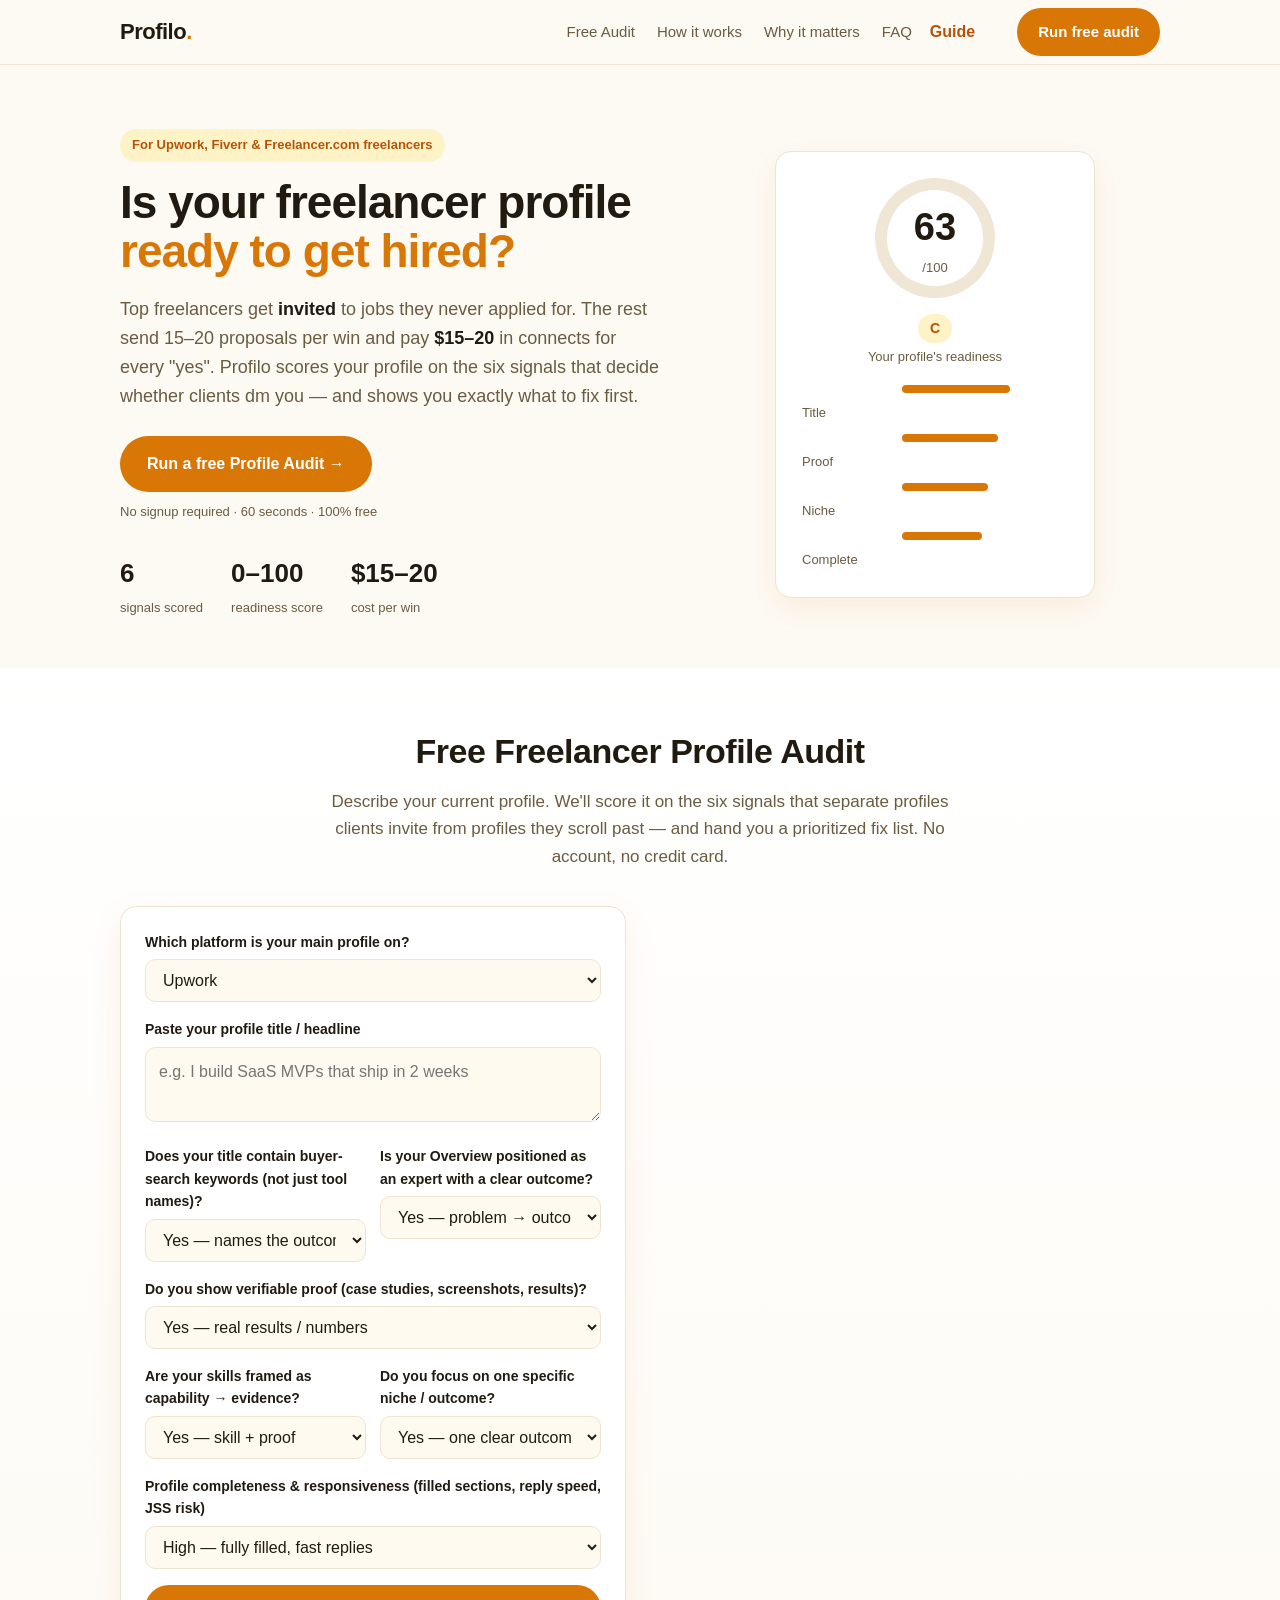
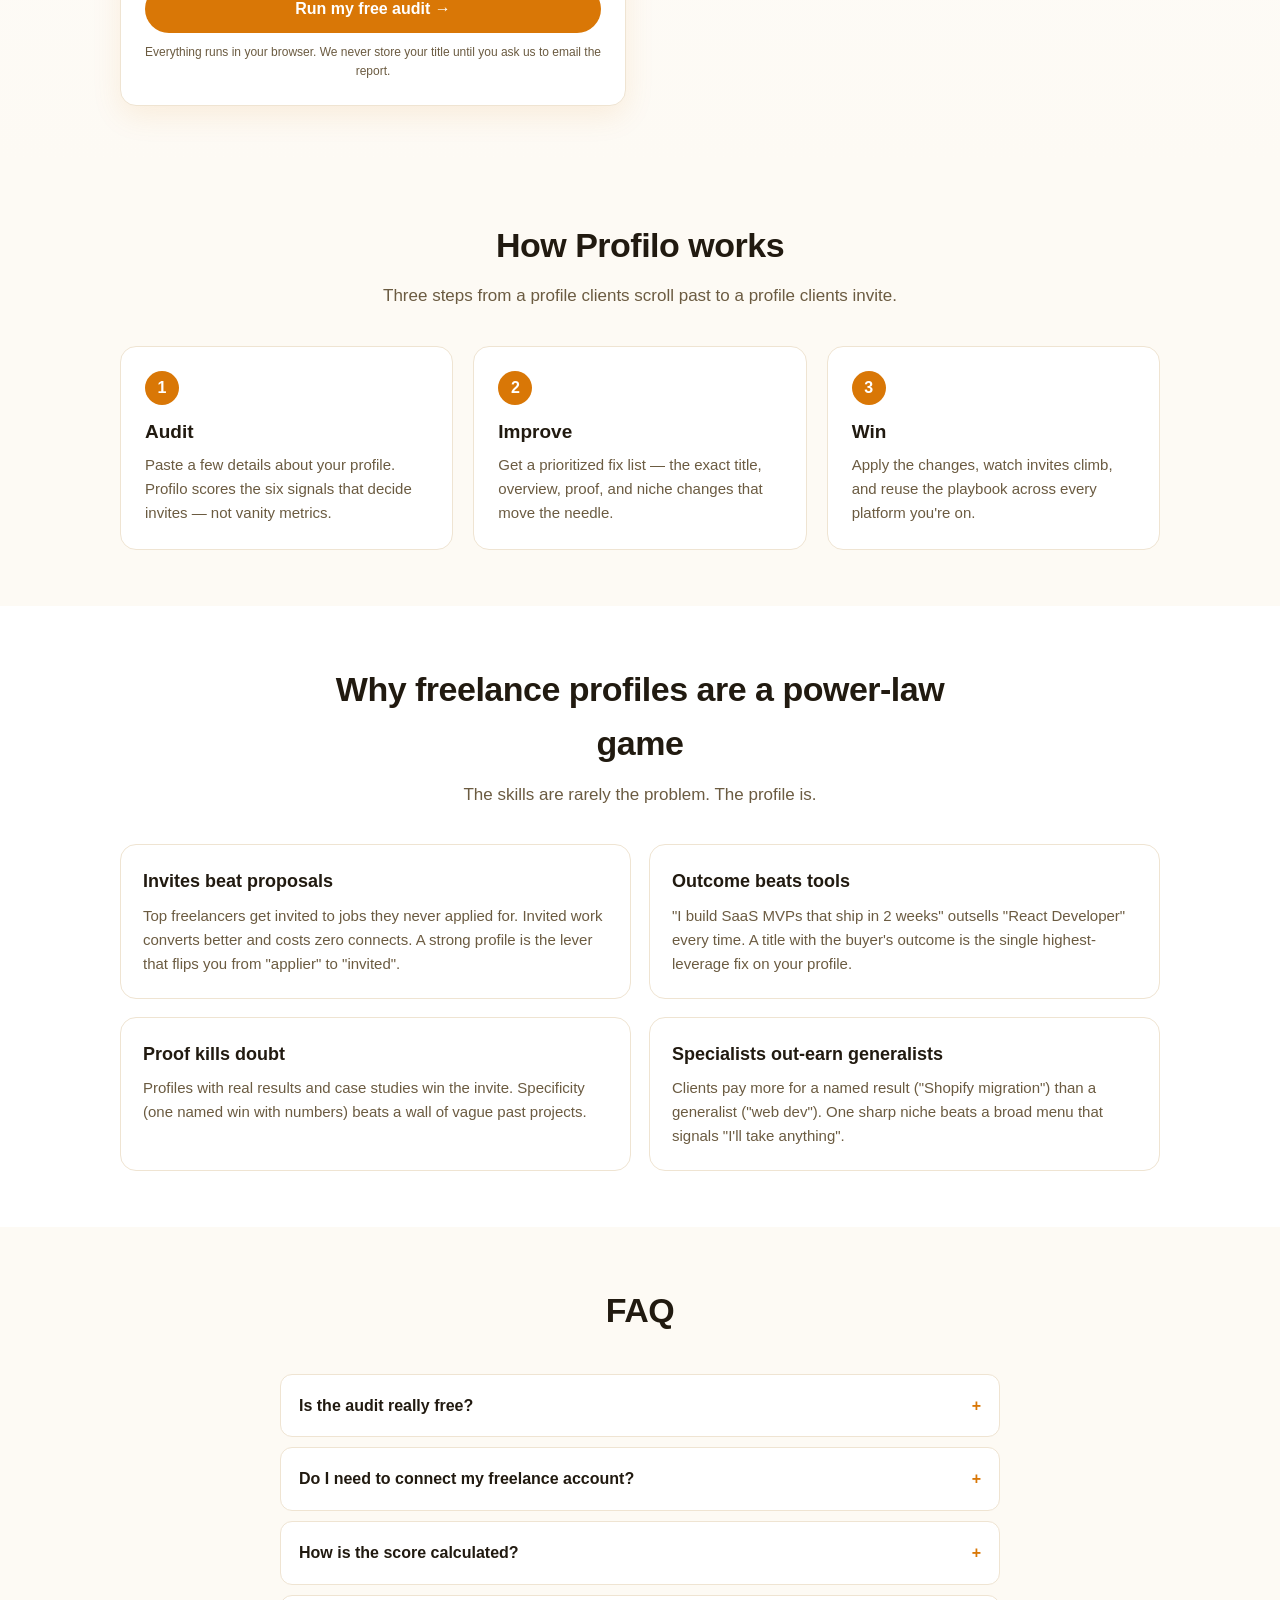
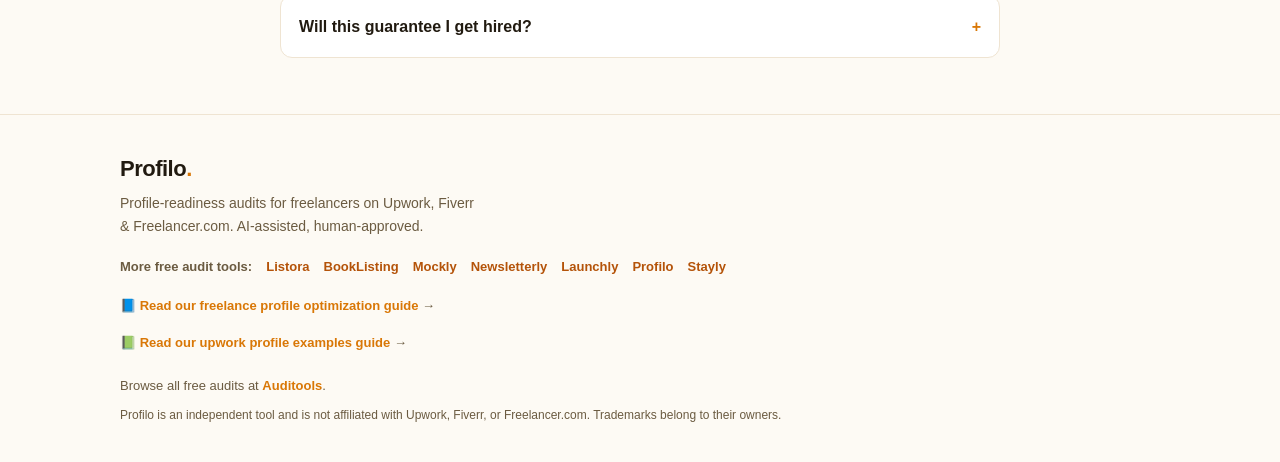
<file: index.html>
<!DOCTYPE html>
<html lang="en">
<head>
  <meta charset="UTF-8" />
  <meta name="viewport" content="width=device-width, initial-scale=1.0" />
  <title>Profilo — Is your freelancer profile ready to get hired? (free profile-readiness audit)</title>
  <meta name="description" content="Profilo scores your Upwork, Fiverr or Freelancer.com profile like a top-rated client would — title & keywords, positioning, portfolio proof, skills, niche focus, and completeness. Free 0–100 audit, no signup. Find out why you're not getting invites." />
  <link rel="canonical" href="https://Viyozc.github.io/profilo-ai/" />
  <meta property="og:type" content="website" />
  <meta property="og:title" content="Profilo — Is your freelancer profile ready to get hired? (free profile-readiness audit)" />
  <meta property="og:description" content="Profilo scores your freelance profile on the six signals that decide invites and wins. Free 0–100 audit, no signup." />
  <meta property="og:url" content="https://Viyozc.github.io/profilo-ai/" />
  <meta property="og:image" content="https://Viyozc.github.io/profilo-ai/assets/og-image.png" />
  <meta property="og:image:width" content="1200" />
  <meta property="og:image:height" content="630" />
  <meta property="og:image:alt" content="Profilo — Is your freelancer profile ready to get hired?" />
  <meta name="twitter:image" content="https://Viyozc.github.io/profilo-ai/assets/og-image.png" />
  <meta name="twitter:image:alt" content="Profilo — Is your freelancer profile ready to get hired?" />
  <meta name="twitter:card" content="summary_large_image" />
  <meta name="twitter:title" content="Profilo — Is your freelancer profile ready to get hired? (free profile-readiness audit)" />
  <meta name="twitter:description" content="Profilo scores your freelance profile on the six signals that decide invites and wins. Free 0–100 audit, no signup." />

  <link rel="stylesheet" href="assets/style.css" />

  <script type="application/ld+json">
  {"@context":"https://schema.org","@type":"SoftwareApplication","name":"Profilo","url":"https://Viyozc.github.io/profilo-ai/","applicationCategory":"BusinessApplication","operatingSystem":"Web","offers":{"@type":"Offer","price":"0","priceCurrency":"USD"},"screenshot":"https://Viyozc.github.io/profilo-ai/assets/og-image.png"}
  </script>

  <script type="application/ld+json">
  {"@context": "https://schema.org", "@type": "FAQPage", "mainEntity": [{"@type": "Question", "name": "Is the audit really free?", "acceptedAnswer": {"@type": "Answer", "text": "Yes. The on-page audit runs entirely in your browser and costs nothing. No account needed."}}, {"@type": "Question", "name": "Do I need to connect my freelance account?", "acceptedAnswer": {"@type": "Answer", "text": "No. You describe your setup with a few clicks and paste your title. Profilo scores the strategy, not your private client data — so it works before you've optimized anything."}}, {"@type": "Question", "name": "How is the score calculated?", "acceptedAnswer": {"@type": "Answer", "text": "We weight title & keywords, positioning / overview, portfolio proof, skills framing, niche focus, and profile completeness & responsiveness — the signals that decide whether a stranger invites you or scrolls past."}}, {"@type": "Question", "name": "Will this guarantee I get hired?", "acceptedAnswer": {"@type": "Answer", "text": "No tool can. But most of the gap between a profile that sits and one that gets invited is operational — title, overview, proof, niche. Profilo shows you exactly where your gaps are."}}]}
  </script>
</head>
<body>
  <!-- ===== Nav ===== -->
  <header class="nav">
    <div class="container nav-inner">
      <a class="brand" href="#top">Profilo<span class="brand-dot">.</span></a>
      <nav class="nav-links">
        <a href="#audit">Free Audit</a>
        <a href="#how">How it works</a>
        <a href="#why">Why it matters</a>
        <a href="#faq">FAQ</a>
      </nav>
      <a href="./blog/" style="color:var(--brand-dk);font-weight:600;margin-right:16px;align-self:center;">Guide</a>
      <a class="btn btn-primary nav-cta" href="#audit">Run free audit</a>
    </div>
  </header>

  <!-- ===== Hero ===== -->
  <section class="hero" id="top">
    <div class="container hero-inner">
      <div class="hero-copy">
        <span class="badge">For Upwork, Fiverr &amp; Freelancer.com freelancers</span>
        <h1>Is your freelancer profile <span class="hl">ready to get hired?</span></h1>
        <p class="lede">
          Top freelancers get <strong>invited</strong> to jobs they never applied for. The rest send 15–20 proposals
          per win and pay <strong>$15–20</strong> in connects for every "yes". Profilo scores your profile on the
          six signals that decide whether clients dm you — and shows you exactly what to fix first.
        </p>
        <div class="hero-actions">
          <a class="btn btn-primary btn-lg" href="#audit">Run a free Profile Audit →</a>
          <span class="hero-note">No signup required · 60 seconds · 100% free</span>
        </div>
        <div class="hero-stats">
          <div><strong>6</strong><span>signals scored</span></div>
          <div><strong>0–100</strong><span>readiness score</span></div>
          <div><strong>$15–20</strong><span>cost per win</span></div>
        </div>
      </div>
      <div class="hero-visual" aria-hidden="true">
        <div class="score-card">
          <div class="score-ring"><span class="score-num" id="heroScore">—</span><span class="score-grad">/100</span></div>
          <div class="score-meta">
            <span class="grade" id="heroGrade">Grade</span>
            <span class="score-sub">Your profile's readiness</span>
          </div>
          <div class="mini-bars">
            <div class="mbar"><i style="width:65%"></i><span>Title</span></div>
            <div class="mbar"><i style="width:58%"></i><span>Proof</span></div>
            <div class="mbar"><i style="width:52%"></i><span>Niche</span></div>
            <div class="mbar"><i style="width:48%"></i><span>Complete</span></div>
          </div>
        </div>
      </div>
    </div>
  </section>

  <!-- ===== Audit Tool ===== -->
  <section class="audit" id="audit">
    <div class="container">
      <div class="section-head">
        <h2>Free Freelancer Profile Audit</h2>
        <p>Describe your current profile. We'll score it on the six signals that separate profiles clients invite from profiles they scroll past — and hand you a prioritized fix list. No account, no credit card.</p>
      </div>

      <div class="audit-grid">
        <!-- Input -->
        <form class="audit-form" id="auditForm" novalidate>
          <label class="field">
            <span>Which platform is your main profile on?</span>
            <select id="fPlatform">
              <option value="upwork">Upwork</option>
              <option value="fiverr">Fiverr</option>
              <option value="freelancer">Freelancer.com</option>
              <option value="toptal">Toptal</option>
              <option value="other">Other / multiple</option>
            </select>
          </label>

          <label class="field">
            <span>Paste your profile title / headline</span>
            <textarea id="fTitle" rows="2" placeholder="e.g. I build SaaS MVPs that ship in 2 weeks"></textarea>
          </label>

          <div class="field-row">
            <label class="field">
              <span>Does your title contain buyer-search keywords (not just tool names)?</span>
              <select id="fKeyword">
                <option value="yes">Yes — names the outcome buyers search</option>
                <option value="partial">Sort of / mixed</option>
                <option value="no">No — just lists tools/skills</option>
              </select>
            </label>
            <label class="field">
              <span>Is your Overview positioned as an expert with a clear outcome?</span>
              <select id="fPositioning">
                <option value="yes">Yes — problem → outcome led</option>
                <option value="partial">Mixed</option>
                <option value="no">No — reads like a bio / tool list</option>
              </select>
            </label>
          </div>

          <label class="field">
            <span>Do you show verifiable proof (case studies, screenshots, results)?</span>
            <select id="fProof">
              <option value="strong">Yes — real results / numbers</option>
              <option value="some">A little</option>
              <option value="none">None yet</option>
            </select>
          </label>

          <div class="field-row">
            <label class="field">
              <span>Are your skills framed as capability → evidence?</span>
              <select id="fSkills">
                <option value="yes">Yes — skill + proof</option>
                <option value="partial">Mixed</option>
                <option value="no">No — bare tool list</option>
              </select>
            </label>
            <label class="field">
              <span>Do you focus on one specific niche / outcome?</span>
              <select id="fNiche">
                <option value="yes">Yes — one clear outcome</option>
                <option value="partial">Loosely</option>
                <option value="no">No — "I do everything"</option>
              </select>
            </label>
          </div>

          <label class="field">
            <span>Profile completeness &amp; responsiveness (filled sections, reply speed, JSS risk)</span>
            <select id="fComplete">
              <option value="high">High — fully filled, fast replies</option>
              <option value="mid">Mid — some gaps</option>
              <option value="low">Low — incomplete / slow</option>
            </select>
          </label>

          <button type="submit" class="btn btn-primary btn-lg btn-block">Run my free audit →</button>
          <p class="form-fine">Everything runs in your browser. We never store your title until you ask us to email the report.</p>
        </form>

        <!-- Result -->
        <div class="audit-result" id="auditResult" hidden>
          <div class="result-top">
            <div class="score-ring lg">
              <span class="score-num" id="resScore">0</span>
              <span class="score-grad">/100</span>
            </div>
            <div>
              <span class="grade big" id="resGrade">—</span>
              <p class="result-sub" id="resSummary">—</p>
            </div>
          </div>

          <div class="bars" id="resBars"></div>

          <div class="tips">
            <h3>What to fix first</h3>
            <ul id="resTips"></ul>
          </div>

          <form class="email-capture" id="emailForm" action="https://formspree.io/f/meeyzkdp" method="POST">
            <label for="fEmail">Get the full report + weekly profile-growth tips by email</label>
            <div class="email-row">
              <input type="email" id="fEmail" name="email" placeholder="you@email.com" required />
              <button type="submit" class="btn btn-primary">Email my report</button>
            </div>
            <p class="form-fine" id="emailNote">No spam. Unsubscribe anytime.</p>
          </form>
        </div>
      </div>
    </div>
  </section>

  <!-- ===== How it works ===== -->
  <section class="how" id="how">
    <div class="container">
      <div class="section-head">
        <h2>How Profilo works</h2>
        <p>Three steps from a profile clients scroll past to a profile clients invite.</p>
      </div>
      <div class="steps">
        <div class="step">
          <span class="step-num">1</span>
          <h3>Audit</h3>
          <p>Paste a few details about your profile. Profilo scores the six signals that decide invites — not vanity metrics.</p>
        </div>
        <div class="step">
          <span class="step-num">2</span>
          <h3>Improve</h3>
          <p>Get a prioritized fix list — the exact title, overview, proof, and niche changes that move the needle.</p>
        </div>
        <div class="step">
          <span class="step-num">3</span>
          <h3>Win</h3>
          <p>Apply the changes, watch invites climb, and reuse the playbook across every platform you're on.</p>
        </div>
      </div>
    </div>
  </section>

  <!-- ===== Why ===== -->
  <section class="why" id="why">
    <div class="container">
      <div class="section-head">
        <h2>Why freelance profiles are a power-law game</h2>
        <p>The skills are rarely the problem. The profile is.</p>
      </div>
      <div class="why-grid">
        <div class="why-card">
          <h3>Invites beat proposals</h3>
          <p>Top freelancers get invited to jobs they never applied for. Invited work converts better and costs zero connects. A strong profile is the lever that flips you from "applier" to "invited".</p>
        </div>
        <div class="why-card">
          <h3>Outcome beats tools</h3>
          <p>"I build SaaS MVPs that ship in 2 weeks" outsells "React Developer" every time. A title with the buyer's outcome is the single highest-leverage fix on your profile.</p>
        </div>
        <div class="why-card">
          <h3>Proof kills doubt</h3>
          <p>Profiles with real results and case studies win the invite. Specificity (one named win with numbers) beats a wall of vague past projects.</p>
        </div>
        <div class="why-card">
          <h3>Specialists out-earn generalists</h3>
          <p>Clients pay more for a named result ("Shopify migration") than a generalist ("web dev"). One sharp niche beats a broad menu that signals "I'll take anything".</p>
        </div>
      </div>
    </div>
  </section>

  <!-- ===== FAQ ===== -->
  <section class="faq" id="faq">
    <div class="container">
      <div class="section-head">
        <h2>FAQ</h2>
      </div>
      <div class="faq-list">
        <details>
          <summary>Is the audit really free?</summary>
          <p>Yes. The on-page audit runs entirely in your browser and costs nothing. No account needed.</p>
        </details>
        <details>
          <summary>Do I need to connect my freelance account?</summary>
          <p>No. You describe your setup with a few clicks and paste your title. Profilo scores the strategy, not your private client data — so it works before you've optimized anything.</p>
        </details>
        <details>
          <summary>How is the score calculated?</summary>
          <p>We weight title &amp; keywords, positioning / overview, portfolio proof, skills framing, niche focus, and profile completeness &amp; responsiveness — the signals that decide whether a stranger invites you or scrolls past.</p>
        </details>
        <details>
          <summary>Will this guarantee I get hired?</summary>
          <p>No tool can. But most of the gap between a profile that sits and one that gets invited is operational — title, overview, proof, niche. Profilo shows you exactly where your gaps are.</p>
        </details>
      </div>
    </div>
  </section>

  <!-- ===== Footer ===== -->
  <footer class="footer">
    <div class="container footer-inner">
      <div>
        <a class="brand" href="#top">Profilo<span class="brand-dot">.</span></a>
        <p class="footer-sub">Profile-readiness audits for freelancers on Upwork, Fiverr &amp; Freelancer.com. AI-assisted, human-approved.</p>
      </div>
      <div style="display:flex;flex-wrap:wrap;gap:14px;align-items:center;font-size:13px;margin-top:10px;">
        <span style="color:var(--muted);font-weight:600;">More free audit tools:</span>
        <a href="https://Viyozc.github.io/listora/" style="color:var(--brand-dk);font-weight:600;">Listora</a><a href="https://Viyozc.github.io/booklisting-ai/" style="color:var(--brand-dk);font-weight:600;">BookListing</a><a href="https://Viyozc.github.io/mockly-ai/" style="color:var(--brand-dk);font-weight:600;">Mockly</a><a href="https://Viyozc.github.io/newsletterly-ai/" style="color:var(--brand-dk);font-weight:600;">Newsletterly</a><a href="https://Viyozc.github.io/launchly-ai/" style="color:var(--brand-dk);font-weight:600;">Launchly</a><a href="https://Viyozc.github.io/profilo-ai/" style="color:var(--brand-dk);font-weight:600;">Profilo</a> <a href="https://Viyozc.github.io/stayly-ai/" style="color:var(--brand-dk);font-weight:600;">Stayly</a>
      </div>
            <p style="color:var(--muted);font-size:13px;margin-top:8px;">📘 <a href="./blog/" style="color:var(--brand);font-weight:600;">Read our freelance profile optimization guide</a> →</p>
      <p style="color:var(--muted);font-size:13px;margin-top:6px;">📗 <a href="./blog/upwork-profile-examples/" style="color:var(--brand);font-weight:600;">Read our upwork profile examples guide</a> →</p>
      <p style="color:var(--muted);font-size:13px;margin-top:12px;">Browse all free audits at <a href="https://Viyozc.github.io/auditools/" style="color:var(--brand);font-weight:600;">Auditools</a>.</p>

      <p class="footer-fine">Profilo is an independent tool and is not affiliated with Upwork, Fiverr, or Freelancer.com. Trademarks belong to their owners.</p>
    </div>
  </footer>

  <script src="assets/audit.js"></script>
</body>
</html>
</file>
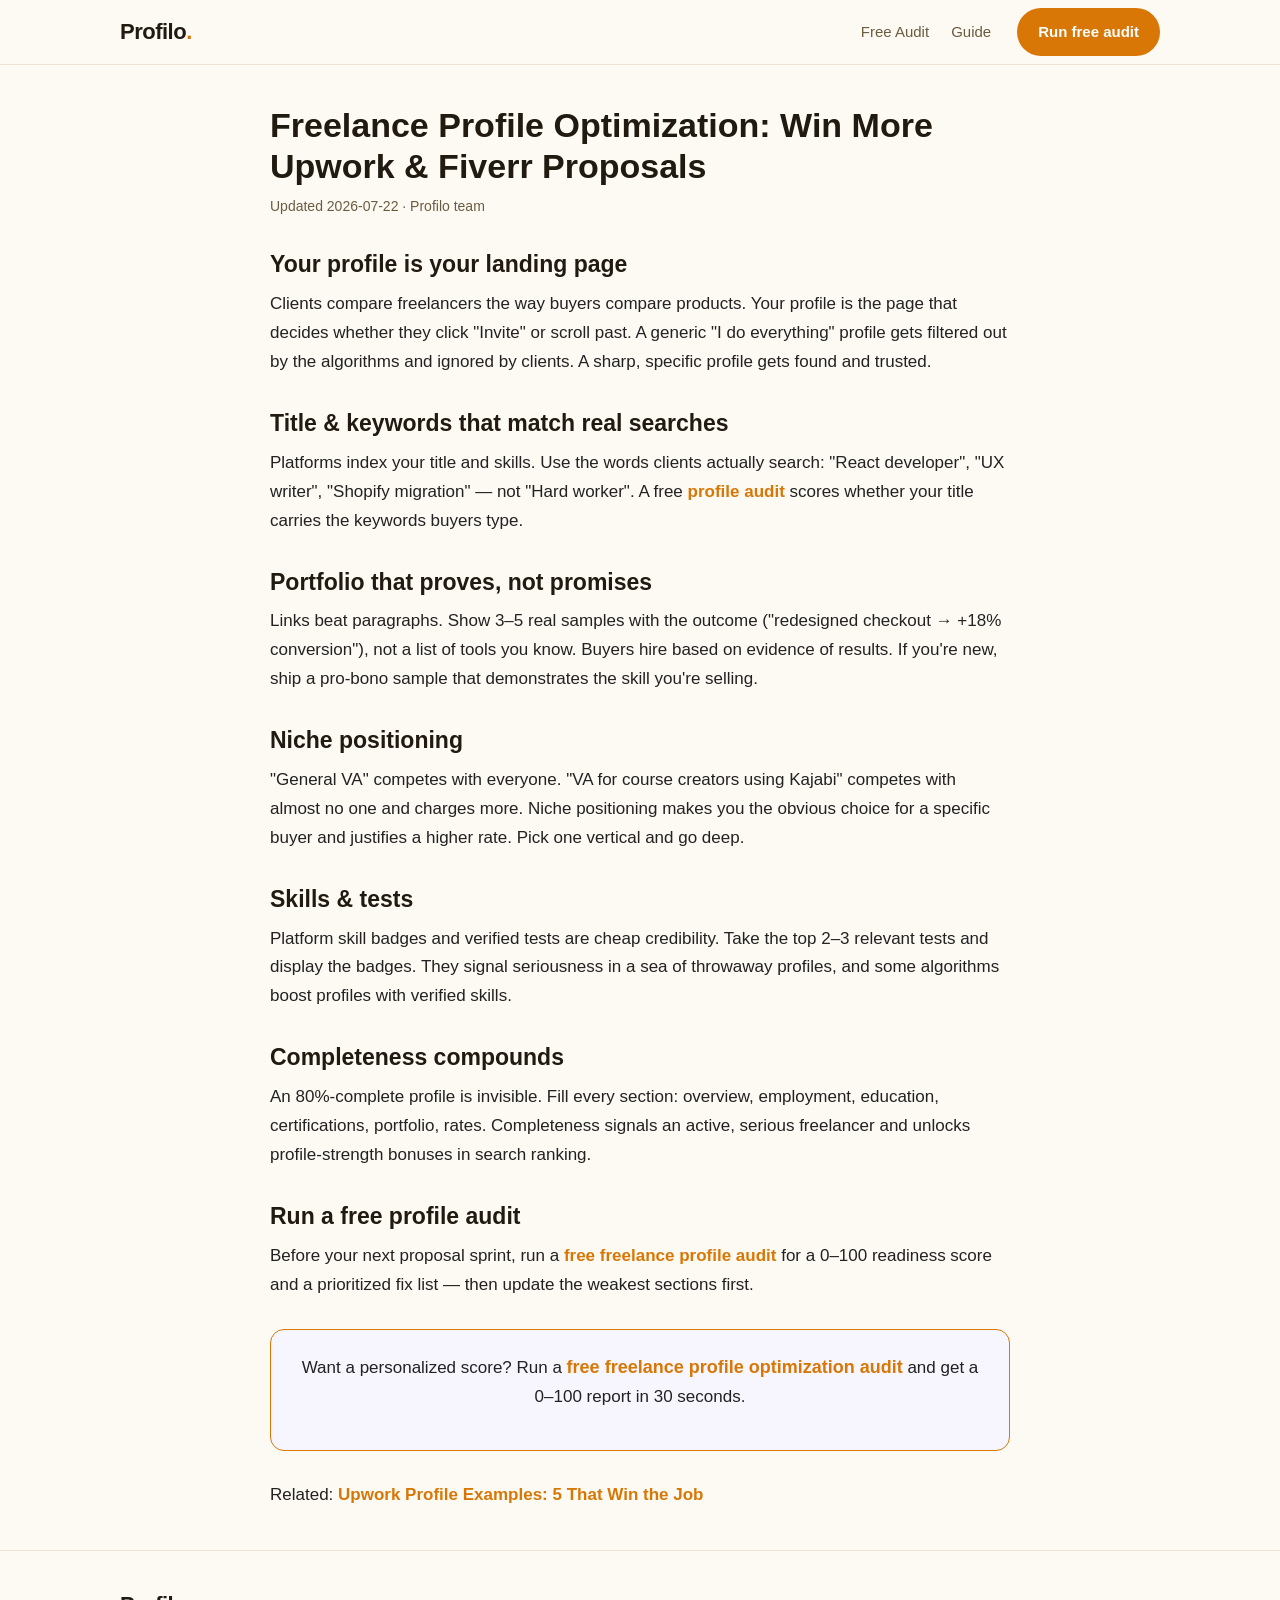
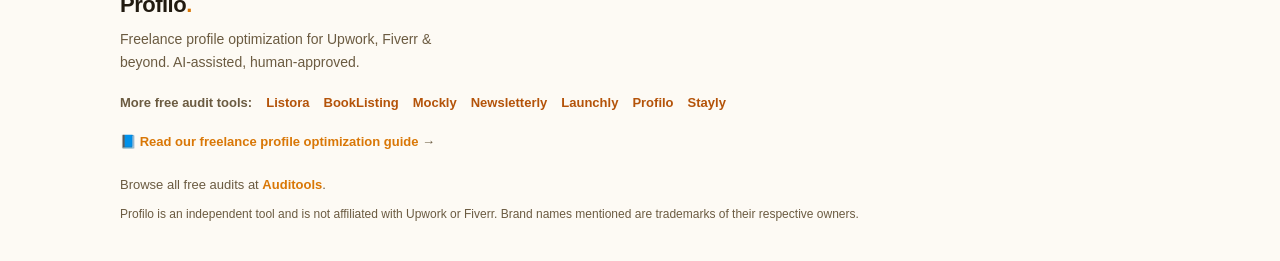
<file: blog/index.html>
<!DOCTYPE html>
<html lang="en">
<head>
  <meta charset="UTF-8" />
  <meta name="viewport" content="width=device-width, initial-scale=1.0" />
  <title>Freelance Profile Optimization: Win More Upwork & Fiverr Proposals</title>
  <meta name="description" content="How to optimize a freelance profile that wins proposals — title keywords, portfolio proof, niche positioning, skills, and completeness that lift your invite rate." />
  <link rel="canonical" href="https://Viyozc.github.io/profilo-ai/blog/" />
  <meta property="og:type" content="article" />
  <meta property="og:title" content="Freelance Profile Optimization: Win More Upwork & Fiverr Proposals" />
  <meta property="og:description" content="How to optimize a freelance profile that wins proposals — title keywords, portfolio proof, niche positioning, skills, and completeness that lift your invite rate." />
  <meta property="og:url" content="https://Viyozc.github.io/profilo-ai/blog/" />
  <meta property="og:image" content="https://Viyozc.github.io/profilo-ai/assets/og-image.png" />
  <meta name="twitter:card" content="summary_large_image" />
  <meta name="twitter:title" content="Freelance Profile Optimization: Win More Upwork & Fiverr Proposals" />
  <meta name="twitter:description" content="How to optimize a freelance profile that wins proposals — title keywords, portfolio proof, niche positioning, skills, and completeness that lift your invite rate." />
  <meta name="twitter:image" content="https://Viyozc.github.io/profilo-ai/assets/og-image.png" />
  <link rel="stylesheet" href="../assets/style.css" />
  <script type="application/ld+json">
  {"@context": "https://schema.org", "@type": "Article", "headline": "Freelance Profile Optimization: Win More Upwork & Fiverr Proposals", "description": "How to optimize a freelance profile that wins proposals \u2014 title keywords, portfolio proof, niche positioning, skills, and completeness that lift your invite rate.", "author": {"@type": "Organization", "name": "Profilo"}, "publisher": {"@type": "Organization", "name": "Profilo"}, "mainEntityOfPage": "https://Viyozc.github.io/profilo-ai/blog/", "datePublished": "2026-07-22"}
  </script>
  <style>
    .article {max-width:780px;margin:40px auto;padding:0 20px;}
    .article h1 {font-size:34px;line-height:1.2;margin:0 0 8px;}
    .article .meta {color:var(--muted);font-size:14px;margin-bottom:26px;}
    .article h2 {font-size:23px;margin:32px 0 10px;line-height:1.3;}
    .article p {font-size:17px;line-height:1.7;color:#222;margin:0 0 16px;}
    .article ul {margin:0 0 16px;padding-left:22px;}
    .article li {font-size:16px;line-height:1.6;margin-bottom:8px;}
    .article a {color:var(--brand);font-weight:600;}
    .article .cta-box {background:#f7f6ff;border:1px solid var(--brand);border-radius:14px;padding:22px;margin:30px 0;text-align:center;}
    .article .cta-box a {font-size:18px;}
  </style>
</head>
<body>
  <header class="nav">
    <div class="container nav-inner">
      <a class="brand" href="../">Profilo<span class="brand-dot">.</span></a>
      <nav class="nav-links">
        <a href="../#audit">Free Audit</a>
        <a href="./">Guide</a>
      </nav>
      <a class="btn btn-primary nav-cta" href="../#audit">Run free audit</a>
    </div>
  </header>
  <article class="container article">
    <h1>Freelance Profile Optimization: Win More Upwork & Fiverr Proposals</h1>
    <p class="meta">Updated 2026-07-22 · Profilo team</p>
    
<h2>Your profile is your landing page</h2>
<p>Clients compare freelancers the way buyers compare products. Your profile is the page that decides whether they click "Invite" or scroll past. A generic "I do everything" profile gets filtered out by the algorithms and ignored by clients. A sharp, specific profile gets found and trusted.</p>

<h2>Title &amp; keywords that match real searches</h2>
<p>Platforms index your title and skills. Use the words clients actually search: "React developer", "UX writer", "Shopify migration" — not "Hard worker". A free <a href="../#audit">profile audit</a> scores whether your title carries the keywords buyers type.</p>

<h2>Portfolio that proves, not promises</h2>
<p>Links beat paragraphs. Show 3–5 real samples with the outcome ("redesigned checkout → +18% conversion"), not a list of tools you know. Buyers hire based on evidence of results. If you're new, ship a pro-bono sample that demonstrates the skill you're selling.</p>

<h2>Niche positioning</h2>
<p>"General VA" competes with everyone. "VA for course creators using Kajabi" competes with almost no one and charges more. Niche positioning makes you the obvious choice for a specific buyer and justifies a higher rate. Pick one vertical and go deep.</p>

<h2>Skills &amp; tests</h2>
<p>Platform skill badges and verified tests are cheap credibility. Take the top 2–3 relevant tests and display the badges. They signal seriousness in a sea of throwaway profiles, and some algorithms boost profiles with verified skills.</p>

<h2>Completeness compounds</h2>
<p>An 80%-complete profile is invisible. Fill every section: overview, employment, education, certifications, portfolio, rates. Completeness signals an active, serious freelancer and unlocks profile-strength bonuses in search ranking.</p>

<h2>Run a free profile audit</h2>
<p>Before your next proposal sprint, run a <a href="../#audit">free freelance profile audit</a> for a 0–100 readiness score and a prioritized fix list — then update the weakest sections first.</p>

    <div class="cta-box">
      <p>Want a personalized score? Run a <a href="../#audit">free freelance profile optimization audit</a> and get a 0–100 report in 30 seconds.</p>
    </div>
  <p class="related">Related: <a href="./upwork-profile-examples/">Upwork Profile Examples: 5 That Win the Job</a></p>
  </article>
  <footer class="footer">
    <div class="container footer-inner">
      <div>
        <a class="brand" href="../">Profilo<span class="brand-dot">.</span></a>
        <p class="footer-sub">Freelance profile optimization for Upwork, Fiverr & beyond. AI-assisted, human-approved.</p>
      </div>
      <div style="display:flex;flex-wrap:wrap;gap:14px;align-items:center;font-size:13px;margin-top:10px;"><span style="color:var(--muted);font-weight:600;">More free audit tools:</span><a href="https://Viyozc.github.io/listora/" style="color:var(--brand-dk);font-weight:600;">Listora</a><a href="https://Viyozc.github.io/booklisting-ai/" style="color:var(--brand-dk);font-weight:600;">BookListing</a><a href="https://Viyozc.github.io/mockly-ai/" style="color:var(--brand-dk);font-weight:600;">Mockly</a><a href="https://Viyozc.github.io/newsletterly-ai/" style="color:var(--brand-dk);font-weight:600;">Newsletterly</a><a href="https://Viyozc.github.io/launchly-ai/" style="color:var(--brand-dk);font-weight:600;">Launchly</a><a href="https://Viyozc.github.io/profilo-ai/" style="color:var(--brand-dk);font-weight:600;">Profilo</a><a href="https://Viyozc.github.io/stayly-ai/" style="color:var(--brand-dk);font-weight:600;">Stayly</a></div>
      <p style="color:var(--muted);font-size:13px;margin-top:8px;">📘 <a href="./" style="color:var(--brand);font-weight:600;">Read our freelance profile optimization guide</a> →</p>
      <p style="color:var(--muted);font-size:13px;margin-top:12px;">Browse all free audits at <a href="https://Viyozc.github.io/auditools/" style="color:var(--brand);font-weight:600;">Auditools</a>.</p>
      <p class="footer-fine">Profilo is an independent tool and is not affiliated with Upwork or Fiverr. Brand names mentioned are trademarks of their respective owners.</p>
    </div>
  </footer>
</body>
</html>
</file>
<file: assets/style.css>
:root {
  --bg: #fdfaf4;
  --ink: #211a10;
  --muted: #6b5b41;
  --line: #efe4d2;
  --brand: #d97706;
  --brand-dk: #b45309;
  --brand-soft: #fef3c7;
  --good: #2f9e6b;
  --warn: #e0a106;
  --bad: #d9534f;
  --card: #ffffff;
  --shadow: 0 10px 30px rgba(217, 119, 6, 0.10);
  --radius: 16px;
  --maxw: 1080px;
}

* { box-sizing: border-box; margin: 0; padding: 0; }
html { scroll-behavior: smooth; }
body {
  font-family: -apple-system, BlinkMacSystemFont, "Segoe UI", Roboto, "Helvetica Neue", Arial, sans-serif;
  background: var(--bg);
  color: var(--ink);
  line-height: 1.6;
  -webkit-font-smoothing: antialiased;
}
.container { width: 100%; max-width: var(--maxw); margin: 0 auto; padding: 0 20px; }
a { color: inherit; text-decoration: none; }
em { font-style: normal; }

/* Buttons */
.btn {
  display: inline-block;
  font-weight: 600;
  border-radius: 999px;
  padding: 11px 20px;
  cursor: pointer;
  border: 1px solid transparent;
  font-size: 15px;
  transition: transform .08s ease, background .2s ease, box-shadow .2s ease;
}
.btn:active { transform: translateY(1px); }
.btn-primary { background: var(--brand); color: #fff; }
.btn-primary:hover { background: var(--brand-dk); box-shadow: 0 6px 18px rgba(217,119,6,.35); }
.btn-lg { padding: 14px 26px; font-size: 16px; }
.btn-block { width: 100%; text-align: center; }

/* Nav */
.nav {
  position: sticky; top: 0; z-index: 50;
  background: rgba(253,250,244,.85);
  backdrop-filter: blur(10px);
  border-bottom: 1px solid var(--line);
}
.nav-inner { display: flex; align-items: center; gap: 18px; height: 64px; }
.brand { font-weight: 800; font-size: 22px; letter-spacing: -.5px; }
.brand-dot { color: var(--brand); }
.nav-links { display: flex; gap: 22px; margin-left: auto; font-size: 15px; color: var(--muted); }
.nav-links a:hover { color: var(--ink); }
.nav-cta { margin-left: 8px; }

/* Hero */
.hero { padding: 64px 0 48px; }
.hero-inner { display: grid; grid-template-columns: 1.1fr .9fr; gap: 40px; align-items: center; }
.badge {
  display: inline-block; background: var(--brand-soft); color: var(--brand-dk);
  font-size: 13px; font-weight: 600; padding: 6px 12px; border-radius: 999px; margin-bottom: 16px;
}
.hero h1 { font-size: 46px; line-height: 1.08; letter-spacing: -1px; font-weight: 800; }
.hl { color: var(--brand); }
.lede { color: var(--muted); font-size: 18px; margin: 18px 0 26px; max-width: 540px; }
.lede strong { color: var(--ink); }
.hero-actions { display: flex; flex-direction: column; gap: 10px; align-items: flex-start; }
.hero-note { font-size: 13px; color: var(--muted); }
.hero-stats { display: flex; gap: 28px; margin-top: 30px; }
.hero-stats strong { display: block; font-size: 26px; color: var(--ink); }
.hero-stats span { font-size: 13px; color: var(--muted); }

/* Hero visual / score card */
.hero-visual { display: flex; justify-content: center; }
.score-card {
  background: var(--card); border: 1px solid var(--line); border-radius: var(--radius);
  box-shadow: var(--shadow); padding: 26px; width: 320px;
}
.score-ring {
  width: 120px; height: 120px; border-radius: 50%;
  background: conic-gradient(var(--brand) 0deg, #f0e6d6 0deg);
  display: flex; align-items: center; justify-content: center; flex-direction: column;
  margin: 0 auto 16px; position: relative;
}
.score-ring::after {
  content: ""; position: absolute; inset: 12px; background: var(--card); border-radius: 50%;
}
.score-ring.lg { width: 150px; height: 150px; }
.score-num { position: relative; z-index: 1; font-size: 38px; font-weight: 800; }
.score-ring.lg .score-num { font-size: 46px; }
.score-grad { position: relative; z-index: 1; font-size: 13px; color: var(--muted); }
.score-meta { text-align: center; margin-bottom: 18px; }
.grade {
  display: inline-block; background: var(--brand-soft); color: var(--brand-dk);
  font-weight: 700; padding: 3px 12px; border-radius: 999px; font-size: 14px;
}
.grade.big { font-size: 18px; padding: 5px 16px; }
.score-sub { display: block; font-size: 13px; color: var(--muted); margin-top: 4px; }
.mini-bars { display: flex; flex-direction: column; gap: 10px; }
.mbar { display: grid; grid-template-columns: 90px 1fr; align-items: center; gap: 10px; font-size: 13px; color: var(--muted); }
.mbar i { display: block; height: 8px; background: var(--brand); border-radius: 999px; }
.mbar i { grid-column: 2; }
.mbar span { grid-column: 1; }

/* Section heads */
.section-head { text-align: center; max-width: 640px; margin: 0 auto 36px; }
.section-head h2 { font-size: 34px; letter-spacing: -.5px; font-weight: 800; }
.section-head p { color: var(--muted); margin-top: 10px; font-size: 17px; }

/* Audit */
.audit { padding: 56px 0; background: linear-gradient(180deg, #fff 0%, var(--bg) 100%); }
.audit-grid { display: grid; grid-template-columns: 1fr 1fr; gap: 28px; align-items: start; }
.audit-form, .audit-result {
  background: var(--card); border: 1px solid var(--line); border-radius: var(--radius);
  box-shadow: var(--shadow); padding: 24px;
}
.field { display: block; margin-bottom: 16px; }
.field > span { display: flex; justify-content: space-between; font-size: 14px; font-weight: 600; margin-bottom: 6px; }
.field em { color: var(--muted); font-weight: 500; font-size: 12px; }
.field input, .field textarea, .field select {
  width: 100%; border: 1px solid var(--line); border-radius: 10px; padding: 11px 13px;
  font: inherit; color: var(--ink); background: #fffaef; resize: vertical;
}
.field input:focus, .field textarea:focus, .field select:focus { outline: none; border-color: var(--brand); box-shadow: 0 0 0 3px var(--brand-soft); }
.field-row { display: flex; gap: 14px; }
.field-row .field { flex: 1; }
@media (max-width: 560px) { .field-row { flex-direction: column; gap: 0; } }
.form-fine { font-size: 12px; color: var(--muted); text-align: center; margin-top: 10px; }

/* Result */
.result-top { display: flex; gap: 20px; align-items: center; margin-bottom: 22px; }
.result-sub { font-size: 14px; color: var(--muted); margin-top: 6px; max-width: 240px; }
.bars { display: flex; flex-direction: column; gap: 12px; margin-bottom: 22px; }
.bar-row { display: grid; grid-template-columns: 120px 1fr 38px; align-items: center; gap: 10px; font-size: 13px; }
.bar-track { height: 9px; background: #f0e6d6; border-radius: 999px; overflow: hidden; }
.bar-fill { height: 100%; border-radius: 999px; background: var(--brand); transition: width .5s ease; }
.bar-val { text-align: right; color: var(--muted); font-weight: 600; }
.tips h3 { font-size: 16px; margin-bottom: 10px; }
.tips ul { list-style: none; display: flex; flex-direction: column; gap: 8px; }
.tips li { background: var(--brand-soft); border-radius: 10px; padding: 10px 12px; font-size: 14px; position: relative; padding-left: 34px; }
.tips li::before { content: "→"; position: absolute; left: 12px; color: var(--brand-dk); font-weight: 800; }
.tips li.ok { background: #e9f7f0; }
.tips li.ok::before { content: "✓"; color: var(--good); }

.email-capture { border-top: 1px solid var(--line); padding-top: 18px; margin-top: 4px; }
.email-capture label { display: block; font-size: 14px; font-weight: 600; margin-bottom: 8px; }
.email-row { display: flex; gap: 8px; }
.email-row input { flex: 1; border: 1px solid var(--line); border-radius: 10px; padding: 11px 13px; font: inherit; }
.email-row input:focus { outline: none; border-color: var(--brand); box-shadow: 0 0 0 3px var(--brand-soft); }

/* How */
.how { padding: 56px 0; }
.steps { display: grid; grid-template-columns: repeat(3, 1fr); gap: 20px; }
.step { background: var(--card); border: 1px solid var(--line); border-radius: var(--radius); padding: 24px; }
.step-num { display: inline-flex; width: 34px; height: 34px; align-items: center; justify-content: center; background: var(--brand); color: #fff; border-radius: 50%; font-weight: 800; margin-bottom: 12px; }
.step h3 { font-size: 19px; margin-bottom: 6px; }
.step p { color: var(--muted); font-size: 15px; }

/* Why */
.why { padding: 56px 0; background: #fff; }
.why-grid { display: grid; grid-template-columns: 1fr 1fr; gap: 18px; }
.why-card { border: 1px solid var(--line); border-radius: var(--radius); padding: 22px; }
.why-card h3 { font-size: 18px; margin-bottom: 8px; }
.why-card p { color: var(--muted); font-size: 15px; }

/* FAQ */
.faq { padding: 56px 0; }
.faq-list { max-width: 720px; margin: 0 auto; display: flex; flex-direction: column; gap: 10px; }
.faq details { background: var(--card); border: 1px solid var(--line); border-radius: 12px; padding: 4px 18px; }
.faq summary { cursor: pointer; font-weight: 600; padding: 14px 0; list-style: none; }
.faq summary::-webkit-details-marker { display: none; }
.faq summary::after { content: "+"; float: right; color: var(--brand); font-weight: 800; }
.faq details[open] summary::after { content: "−"; }
.faq details p { color: var(--muted); padding: 0 0 14px; font-size: 15px; }

/* Footer */
.footer { border-top: 1px solid var(--line); padding: 36px 0; background: var(--bg); }
.footer-inner { display: flex; flex-direction: column; gap: 10px; }
.footer-sub { color: var(--muted); font-size: 14px; margin-top: 6px; max-width: 360px; }
.footer-fine { font-size: 12px; color: var(--muted); }

/* Responsive */
@media (max-width: 860px) {
  .hero-inner, .audit-grid, .why-grid { grid-template-columns: 1fr; }
  .hero-visual { order: -1; }
  .steps { grid-template-columns: 1fr; }
  .nav-links { display: none; }
  .hero h1 { font-size: 36px; }
}
</file>
